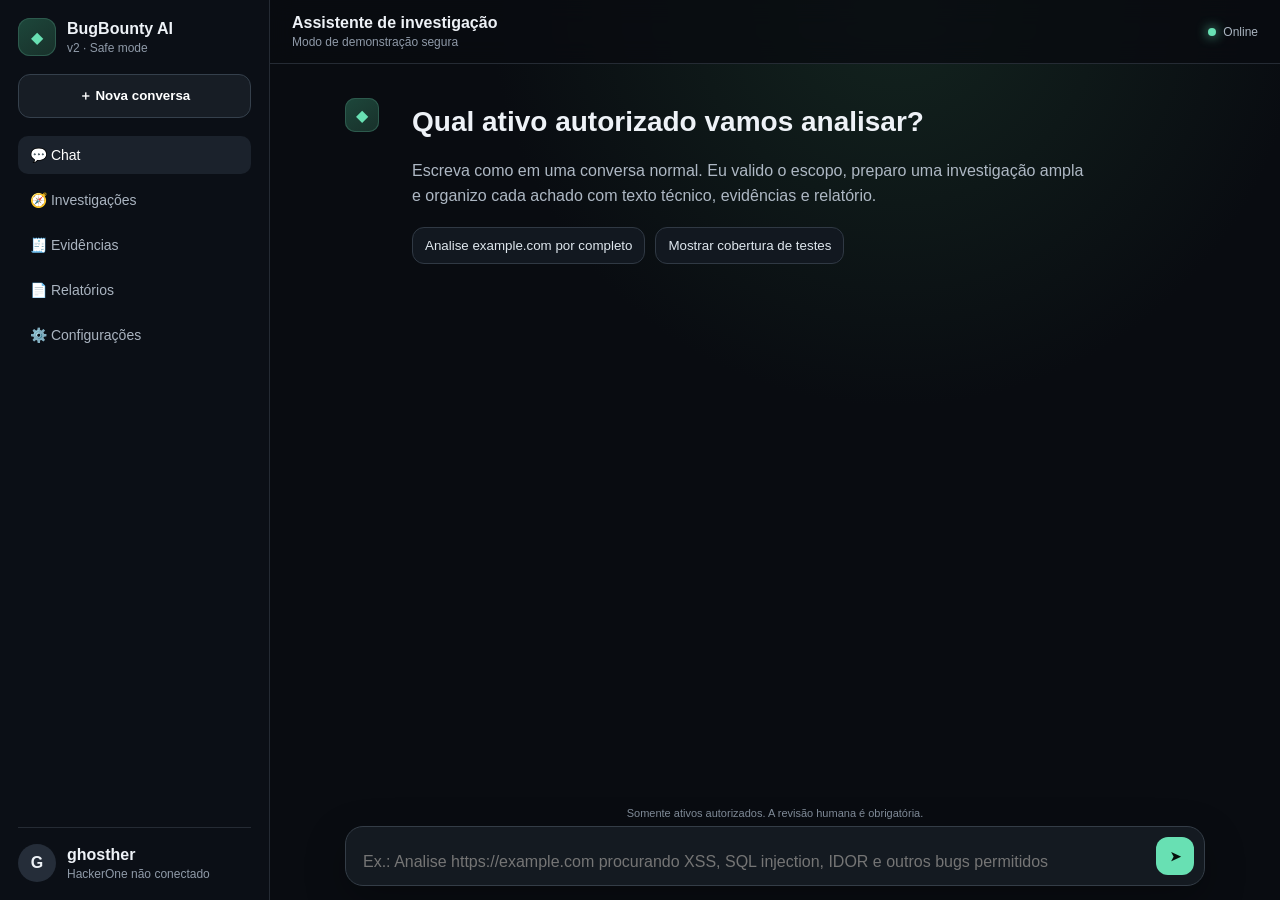
<file: preview-iphone.html>
<!doctype html>
<html lang="pt-BR">
<head>
  <meta charset="utf-8" />
  <meta name="viewport" content="width=device-width, initial-scale=1, viewport-fit=cover" />
  <title>BugBounty AI v2</title>
  <style>:root{font-family:Inter,-apple-system,BlinkMacSystemFont,"Segoe UI",sans-serif;color:#eef2f7;background:#090c11;--line:#252b34;--panel:#11161d;--muted:#8f9aa8;--accent:#68e0b3;--danger:#ff7b8b}*{box-sizing:border-box}body{margin:0;min-height:100vh;background:radial-gradient(circle at 70% 0,#13241f 0,transparent 32%),#090c11}.app{display:grid;grid-template-columns:270px 1fr;min-height:100vh}.sidebar{background:rgba(12,16,22,.96);border-right:1px solid var(--line);padding:18px;display:flex;flex-direction:column;gap:18px}.brand,.account{display:flex;align-items:center;gap:11px}.brand small,.account small,.topbar small{display:block;color:var(--muted);font-size:12px;margin-top:3px}.shield,.bot-avatar{display:grid;place-items:center;width:38px;height:38px;border-radius:12px;background:linear-gradient(145deg,#1d473b,#18302a);color:var(--accent);box-shadow:inset 0 0 0 1px #2d5a4d}.new-chat{border:1px solid #35404c;background:#171d25;color:#fff;padding:12px;border-radius:12px;font-weight:650}nav{display:grid;gap:7px}nav button{border:0;background:transparent;color:#aab4c0;text-align:left;padding:11px 12px;border-radius:10px;font-size:14px}nav button.active,nav button:hover{background:#1b222c;color:#fff}.account{margin-top:auto;border-top:1px solid var(--line);padding-top:16px}.avatar{width:38px;height:38px;border-radius:50%;display:grid;place-items:center;background:#252d39;font-weight:800}main{min-width:0;display:grid;grid-template-rows:auto 1fr auto;height:100vh}.topbar{height:64px;border-bottom:1px solid var(--line);display:flex;align-items:center;gap:12px;padding:0 22px;background:rgba(9,12,17,.82);backdrop-filter:blur(12px);position:sticky;top:0;z-index:3}.status{margin-left:auto;font-size:12px;color:#a9b3bf;display:flex;gap:7px;align-items:center}.status i{width:8px;height:8px;border-radius:50%;background:var(--accent);box-shadow:0 0 12px var(--accent)}.icon-btn{display:none;background:transparent;border:0;color:#fff;font-size:22px}.chat{overflow-y:auto;padding:34px max(22px,calc((100% - 860px)/2));scroll-behavior:smooth}.message{display:flex;gap:13px;margin:0 0 25px}.message.user{justify-content:flex-end}.message.user .bubble{background:#1c2730;border-color:#344451;max-width:76%}.bubble{max-width:850px;border:1px solid var(--line);background:rgba(17,22,29,.9);border-radius:18px;padding:18px 20px;line-height:1.55;box-shadow:0 14px 40px rgba(0,0,0,.14)}.intro .bubble{background:transparent;border:0;box-shadow:none;padding-top:2px}.intro h1{font-size:28px;margin:0 0 9px}.intro p{color:#aeb8c4;max-width:680px}.bot-avatar{flex:0 0 auto;width:34px;height:34px;border-radius:10px}.suggestions{display:flex;flex-wrap:wrap;gap:10px;margin-top:18px}.suggestions button,.action-row button{border:1px solid #303944;background:#121820;color:#dfe7ee;border-radius:12px;padding:10px 12px}.progress-card,.finding-card{border:1px solid #2d3741;background:#0e1319;border-radius:15px;padding:16px;margin-top:14px}.progress-head{display:flex;justify-content:space-between;gap:12px}.progress-bar{height:8px;background:#242b34;border-radius:99px;overflow:hidden;margin:12px 0}.progress-bar span{display:block;height:100%;width:100%;background:linear-gradient(90deg,#4ec69b,#83e6c0)}.timeline{display:grid;gap:7px;font-size:13px;color:#aeb8c4}.timeline span:before{content:"✓";color:var(--accent);margin-right:8px}.coverage{display:flex;flex-wrap:wrap;gap:7px;margin-top:12px}.chip{font-size:12px;border:1px solid #2f3a45;background:#171e26;border-radius:999px;padding:6px 9px;color:#b9c3cf}.finding-card h3{margin:0 0 6px}.meta-grid{display:grid;grid-template-columns:repeat(4,minmax(0,1fr));gap:8px;margin:13px 0}.meta{padding:9px;border-radius:10px;background:#171d24}.meta small{display:block;color:var(--muted);font-size:11px}.meta strong{font-size:13px}.evidence-list{display:grid;gap:8px;margin:10px 0}.evidence{border:1px solid #2d3540;border-radius:10px;padding:10px;font-size:13px}.evidence code{display:block;color:#8be3c1;margin-top:4px;word-break:break-all}.action-row{display:flex;flex-wrap:wrap;gap:8px;margin-top:12px}.composer-wrap{padding:8px max(18px,calc((100% - 860px)/2)) calc(14px + env(safe-area-inset-bottom));background:linear-gradient(transparent,#090c11 24%)}.notice{text-align:center;color:#7f8a97;font-size:11px;margin-bottom:7px}.composer{display:flex;align-items:flex-end;gap:9px;border:1px solid #343d47;background:#141a21;border-radius:18px;padding:10px 10px 10px 15px;box-shadow:0 14px 40px rgba(0,0,0,.28)}textarea{resize:none;max-height:150px;min-height:26px;flex:1;border:0;outline:0;background:transparent;color:#fff;font:inherit;line-height:1.45}#sendBtn{width:38px;height:38px;border-radius:12px;border:0;background:var(--accent);color:#07100d;font-weight:900}.muted{color:var(--muted)}pre{white-space:pre-wrap;background:#090d12;border:1px solid #28303a;border-radius:10px;padding:12px;overflow:auto;font-size:12px}.severity-info{color:#84c8ff}.state{color:var(--accent)}@media(max-width:800px){.app{grid-template-columns:1fr}.sidebar{position:fixed;inset:0 auto 0 0;width:280px;z-index:10;transform:translateX(-105%);transition:.2s}.sidebar.open{transform:translateX(0)}.icon-btn{display:block}main{height:100dvh}.chat{padding:25px 14px}.topbar{padding:0 14px}.bubble{padding:15px}.message.user .bubble{max-width:88%}.bot-avatar{display:none}.meta-grid{grid-template-columns:repeat(2,1fr)}.composer-wrap{padding-left:10px;padding-right:10px}.intro h1{font-size:24px}.suggestions{display:grid}.suggestions button{text-align:left}}
</style>
</head>
<body>
<div class="app">
  <aside class="sidebar">
    <div class="brand"><span class="shield">◆</span><div><strong>BugBounty AI</strong><small>v2 · Safe mode</small></div></div>
    <button class="new-chat">＋ Nova conversa</button>
    <nav>
      <button class="active">💬 Chat</button>
      <button>🧭 Investigações</button>
      <button>🧾 Evidências</button>
      <button>📄 Relatórios</button>
      <button>⚙️ Configurações</button>
    </nav>
    <div class="account"><div class="avatar">G</div><div><strong>ghosther</strong><small>HackerOne não conectado</small></div></div>
  </aside>

  <main>
    <header class="topbar">
      <button id="menuBtn" class="icon-btn">☰</button>
      <div><strong>Assistente de investigação</strong><small id="modeLabel">Modo de demonstração segura</small></div>
      <span class="status"><i></i> Online</span>
    </header>

    <section id="chat" class="chat">
      <div class="message assistant intro">
        <div class="bot-avatar">◆</div>
        <div class="bubble">
          <h1>Qual ativo autorizado vamos analisar?</h1>
          <p>Escreva como em uma conversa normal. Eu valido o escopo, preparo uma investigação ampla e organizo cada achado com texto técnico, evidências e relatório.</p>
          <div class="suggestions">
            <button data-prompt="Analise https://example.com procurando todas as vulnerabilidades permitidas">Analise example.com por completo</button>
            <button data-prompt="Quais tipos de vulnerabilidade você cobre?">Mostrar cobertura de testes</button>
          </div>
        </div>
      </div>
    </section>

    <footer class="composer-wrap">
      <div class="notice">Somente ativos autorizados. A revisão humana é obrigatória.</div>
      <form id="composer" class="composer">
        <textarea id="prompt" rows="1" placeholder="Ex.: Analise https://example.com procurando XSS, SQL injection, IDOR e outros bugs permitidos"></textarea>
        <button id="sendBtn" type="submit" aria-label="Enviar">➤</button>
      </form>
    </footer>
  </main>
</div>
<script>const chat = document.getElementById('chat');
const composer = document.getElementById('composer');
const promptBox = document.getElementById('prompt');
let conversationId = null;

function escapeHtml(value){return value.replace(/[&<>'"]/g,c=>({'&':'&amp;','<':'&lt;','>':'&gt;',"'":'&#39;','"':'&quot;'}[c]));}
function addUser(text){chat.insertAdjacentHTML('beforeend',`<div class="message user"><div class="bubble">${escapeHtml(text)}</div></div>`);scroll();}
function addTyping(){const id='typing-'+Date.now();chat.insertAdjacentHTML('beforeend',`<div id="${id}" class="message assistant"><div class="bot-avatar">◆</div><div class="bubble muted">Validando escopo e preparando o plano…</div></div>`);scroll();return id;}
function coverageChips(plan){return plan.map(x=>`<span class="chip">${escapeHtml(x.name)}</span>`).join('');}
function investigationCard(inv){
 const finding=inv.findings?.[0];
 const evidence=(finding?.evidence||[]).map(e=>`<div class="evidence"><strong>${escapeHtml(e.type.toUpperCase())}: ${escapeHtml(e.filename)}</strong><div>${escapeHtml(e.description)}</div><code>SHA-256: ${escapeHtml(e.sha256||'n/a')}</code></div>`).join('');
 return `<div class="progress-card"><div class="progress-head"><div><strong>Investigação ${escapeHtml(inv.id)}</strong><div class="muted">${escapeHtml(inv.target)}</div></div><strong>${inv.progress}%</strong></div><div class="progress-bar"><span></span></div><div class="timeline">${inv.timeline.map(t=>`<span>${escapeHtml(t)}</span>`).join('')}</div><div class="coverage">${coverageChips(inv.plan)}</div></div>
 ${finding?`<div class="finding-card"><h3>${escapeHtml(finding.title)}</h3><div class="muted">${escapeHtml(finding.summary)}</div><div class="meta-grid"><div class="meta"><small>Status</small><strong class="state">${escapeHtml(finding.state)}</strong></div><div class="meta"><small>Severidade</small><strong class="severity-info">${escapeHtml(finding.severity)}</strong></div><div class="meta"><small>Confiança</small><strong>${finding.confidence}%</strong></div><div class="meta"><small>Endpoint</small><strong>${escapeHtml(finding.endpoint)}</strong></div></div><h4>Resultado observado</h4><p>${escapeHtml(finding.observed_result)}</p><h4>Impacto</h4><p>${escapeHtml(finding.impact)}</p><h4>Evidências preservadas</h4><div class="evidence-list">${evidence}</div><h4>Correção sugerida</h4><ul>${finding.remediation.map(r=>`<li>${escapeHtml(r)}</li>`).join('')}</ul><div class="action-row"><button onclick="downloadReport('${inv.id}')">📄 Abrir relatório</button><button>🧾 Ver evidências</button><button>↻ Continuar investigação</button></div></div>`:''}`;
}
function addAssistant(data, typingId){document.getElementById(typingId)?.remove();chat.insertAdjacentHTML('beforeend',`<div class="message assistant"><div class="bot-avatar">◆</div><div class="bubble"><div>${escapeHtml(data.reply).replace(/\n/g,'<br>')}</div>${data.investigation?investigationCard(data.investigation):''}</div></div>`);scroll();}
function addError(msg, typingId){document.getElementById(typingId)?.remove();chat.insertAdjacentHTML('beforeend',`<div class="message assistant"><div class="bot-avatar">◆</div><div class="bubble">Não consegui acessar o backend. Abra esta prévia pelo servidor FastAPI ou use o arquivo preview-iphone.html para a demonstração offline.<br><small class="muted">${escapeHtml(msg)}</small></div></div>`);scroll();}
function scroll(){requestAnimationFrame(()=>chat.scrollTop=chat.scrollHeight)}
async function send(text){if(!text.trim())return;addUser(text);promptBox.value='';const typing=addTyping();setTimeout(()=>{const ok=/example\.com/i.test(text);const data=ok?offlineDemo(text):{conversation_id:'offline',reply:'Não iniciei a investigação. Nesta prévia offline, use example.com para demonstrar um alvo autorizado.',investigation:null};addAssistant(data,typing)},700)}
composer.addEventListener('submit',e=>{e.preventDefault();send(promptBox.value)});
promptBox.addEventListener('input',()=>{promptBox.style.height='auto';promptBox.style.height=Math.min(promptBox.scrollHeight,150)+'px'});
document.querySelectorAll('[data-prompt]').forEach(b=>b.addEventListener('click',()=>send(b.dataset.prompt)));
document.getElementById('menuBtn').addEventListener('click',()=>document.querySelector('.sidebar').classList.toggle('open'));
window.downloadReport=id=>window.open(`/api/investigations/${id}/report`,'_blank');

function offlineDemo(text){
 const inv={id:'inv-demo-2048',target:'https://example.com',status:'completed',progress:100,current_step:'Demonstração concluída',timeline:['Escopo validado na política de demonstração.','Plano amplo de testes criado.','Testes destrutivos e fora do escopo bloqueados.','Evidências sintéticas preservadas com hash.','Relatório detalhado preparado para revisão humana.'],plan:[
 {name:'Reconhecimento'},{name:'XSS'},{name:'SQL/NoSQL injection'},{name:'IDOR/BOLA'},{name:'Autenticação'},{name:'APIs'},{name:'SSRF'},{name:'XXE'},{name:'Uploads'},{name:'Lógica de negócio'},{name:'CORS/CSP'},{name:'Infraestrutura'},{name:'Cloud'},{name:'Mobile'}],findings:[{title:'Cabeçalhos defensivos ausentes (demonstração)',state:'informational',severity:'info',confidence:100,endpoint:'/',summary:'Este cartão demonstra como um achado real será apresentado. Nenhuma vulnerabilidade real foi afirmada contra o domínio.',observed_result:'A resposta sintética usada na prévia não contém cabeçalhos defensivos.',impact:'Informativo. Nenhum impacto real foi validado nesta demonstração.',remediation:['Revisar CSP e frame-ancestors.','Adicionar Referrer-Policy e Permissions-Policy conforme o contexto.','Criar teste de regressão.'],evidence:[
 {type:'screenshot',filename:'screenshot-overview.png',description:'Captura visual da página e do contexto do achado.',sha256:'c8f913a94fd7e5b8b26c1fb3b88b9638b205c12f1a3c7045e9a29e989b188a70'},
 {type:'request',filename:'request.txt',description:'Requisição HTTP sanitizada.',sha256:'3ea8d7d21f77fb1bb6ae25b071be284e62b0c94550f68dc4ba740af585150cd4'},
 {type:'response',filename:'response.txt',description:'Resposta HTTP com o trecho relevante.',sha256:'1aa38ee663aa63e45b93da1ba4f0989d0d677903a97507268739c64f1f1f5fd5'},
 {type:'har',filename:'network.har',description:'Linha do tempo de rede para reprodução.',sha256:'8d78d19f3552dcbd80238ce05bd0d188926850efccf2567a43f45e37e39b6462'},
 {type:'metadata',filename:'metadata.json',description:'Alvo, horário, navegador, política e cadeia de custódia.',sha256:'eb37c4b9022e1457d74fcbb8a7a9a95ed0dbabda8e0fbcc9f0fc6fd7b778b73a'}]}]};
 return {conversation_id:'offline-demo',reply:'Escopo autorizado. Preparei uma investigação completa cobrindo XSS, SQL e NoSQL injection, IDOR/BOLA, autenticação, APIs, SSRF, XXE, uploads, lógica de negócio, CORS/CSP, infraestrutura, cloud, mobile e dependências. Esta é uma prévia visual: os resultados e as provas abaixo são sintéticos e servem apenas para mostrar exatamente como o produto funcionará.',investigation:inv,actions:['Ver evidências','Gerar relatório']};
}
window.downloadReport=id=>alert('Na versão completa, este botão abre o relatório Markdown/PDF com todas as evidências.');
</script>
</body>
</html>
</file>
